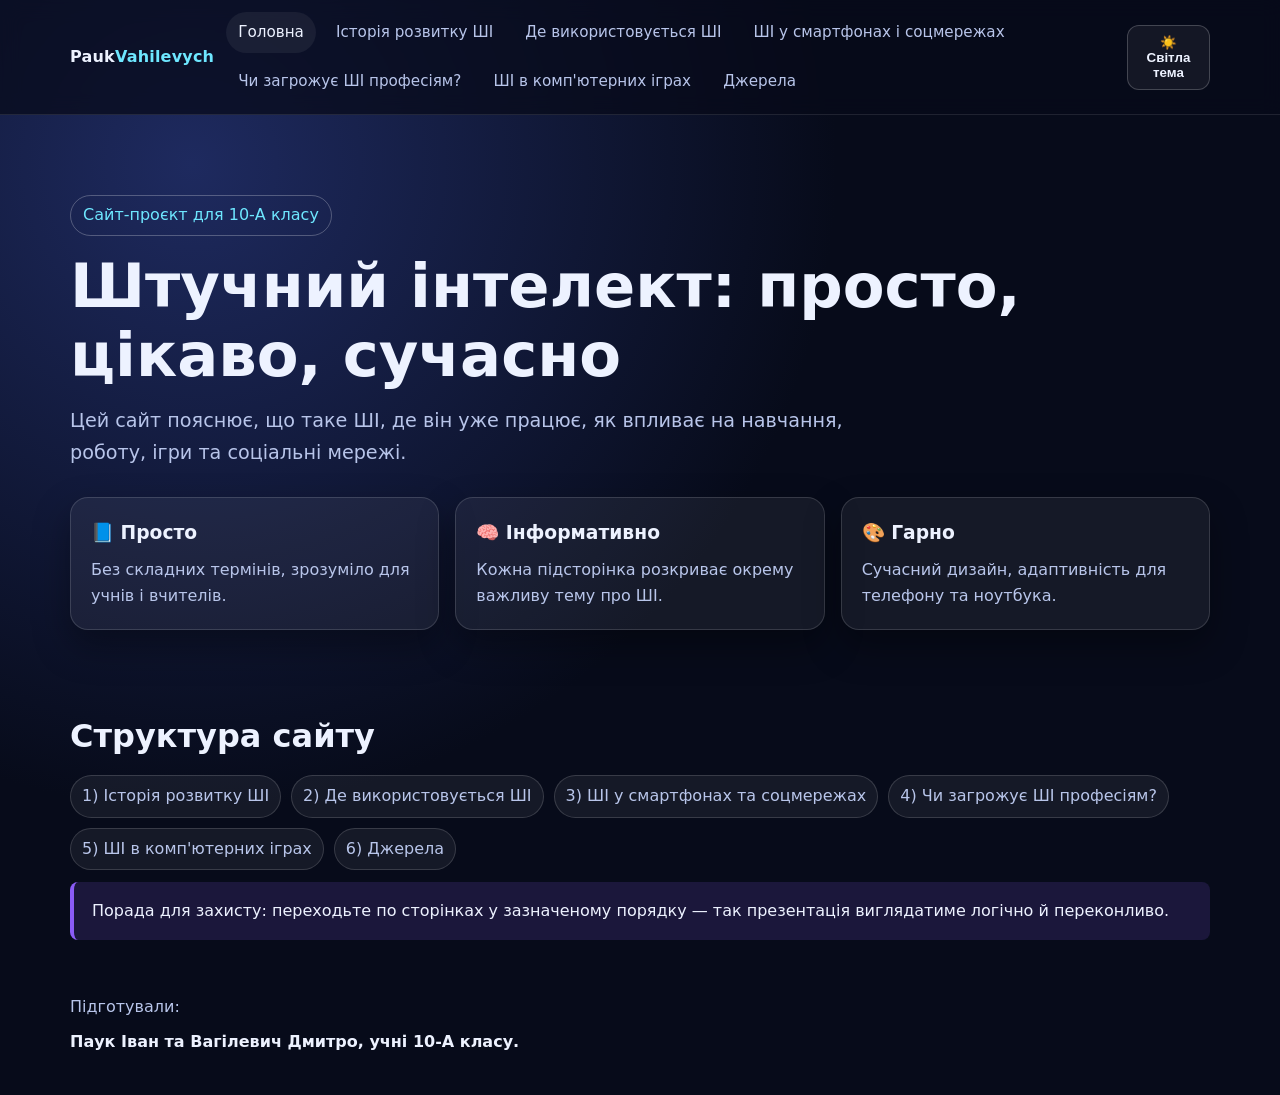
<file: index.html>
<!DOCTYPE html>
<html lang="uk">
<head>
  <meta charset="UTF-8" />
  <meta name="viewport" content="width=device-width, initial-scale=1.0" />
  <title>ШІ-проєкт | Головна</title>
  <meta name="description" content="Шкільний багатосторінковий сайт про штучний інтелект простими словами." />
  <link rel="stylesheet" href="styles.css" />
</head>
<body>
  <header class="site-header">
    <div class="container nav-wrap">
      <a class="brand" href="index.html">Pauk<span>Vahilevych</span></a>
      <button class="btn menu-toggle" id="menuToggle">☰ Меню</button>
      <nav class="nav-links" id="navLinks">
        <a href="index.html" class="active">Головна</a>
        <a href="history-ai.html">Історія розвитку ШІ</a>
        <a href="ai-usage.html">Де використовується ШІ</a>
        <a href="smartphones-social.html">ШІ у смартфонах і соцмережах</a>
        <a href="jobs-risk.html">Чи загрожує ШІ професіям?</a>
        <a href="ai-games.html">ШІ в комп'ютерних іграх</a>
        <a href="project-plan.html">Джерела</a>
      </nav>
      <div class="actions"><button class="btn" id="themeToggle">☀️ Світла тема</button></div>
    </div>
  </header>

  <main class="container">
    <section class="hero reveal">
      <span class="badge">Сайт-проєкт для 10-А класу</span>
      <h1>Штучний інтелект: просто, цікаво, сучасно</h1>
      <p class="subtitle">
        Цей сайт пояснює, що таке ШІ, де він уже працює, як впливає на навчання,
        роботу, ігри та соціальні мережі.
      </p>
      <div class="grid-3">
        <article class="card reveal"><h3>📘 Просто</h3><p>Без складних термінів, зрозуміло для учнів і вчителів.</p></article>
        <article class="card reveal"><h3>🧠 Інформативно</h3><p>Кожна підсторінка розкриває окрему важливу тему про ШІ.</p></article>
        <article class="card reveal"><h3>🎨 Гарно</h3><p>Сучасний дизайн, адаптивність для телефону та ноутбука.</p></article>
      </div>
    </section>

    <section class="section reveal">
      <h2>Структура сайту</h2>
      <div class="pill-list">
        <span class="pill">1) Історія розвитку ШІ</span>
        <span class="pill">2) Де використовується ШІ</span>
        <span class="pill">3) ШІ у смартфонах та соцмережах</span>
        <span class="pill">4) Чи загрожує ШІ професіям?</span>
        <span class="pill">5) ШІ в комп'ютерних іграх</span>
        <span class="pill">6) Джерела</span>
      </div>
      <p class="callout">Порада для захисту: переходьте по сторінках у зазначеному порядку — так презентація виглядатиме логічно й переконливо.</p>
    </section>
  </main>

  <footer class="site-footer container">
    <p>Підготували:</p>
    <p class="authors">Паук Іван та Вагілевич Дмитро, учні 10-А класу.</p>
  </footer>
  <script src="script.js"></script>
</body>
</html>
</file>
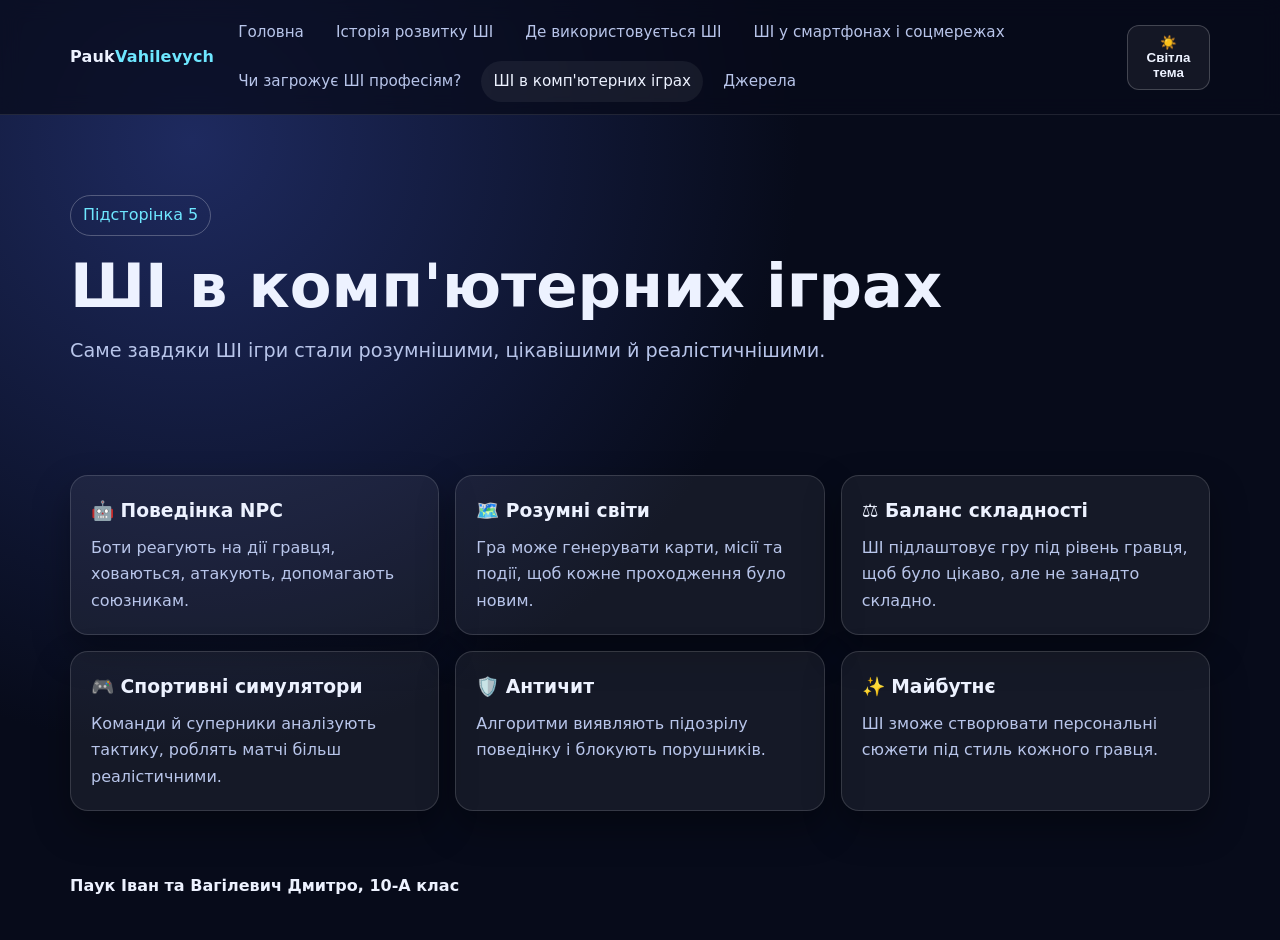
<file: ai-games.html>
<!DOCTYPE html>
<html lang="uk"><head><meta charset="UTF-8" /><meta name="viewport" content="width=device-width, initial-scale=1.0" />
<title>ШІ в комп'ютерних іграх</title><link rel="stylesheet" href="styles.css" /></head><body>
<header class="site-header"><div class="container nav-wrap"><a class="brand" href="index.html">Pauk<span>Vahilevych</span></a><button class="btn menu-toggle" id="menuToggle">☰ Меню</button>
<nav class="nav-links" id="navLinks"><a href="index.html">Головна</a><a href="history-ai.html">Історія розвитку ШІ</a><a href="ai-usage.html">Де використовується ШІ</a><a href="smartphones-social.html">ШІ у смартфонах і соцмережах</a><a href="jobs-risk.html">Чи загрожує ШІ професіям?</a><a href="ai-games.html" class="active">ШІ в комп'ютерних іграх</a><a href="project-plan.html">Джерела</a></nav>
<div class="actions"><button class="btn" id="themeToggle">☀️ Світла тема</button></div></div></header>
<main class="container"><section class="hero reveal"><span class="badge">Підсторінка 5</span><h1>ШІ в комп'ютерних іграх</h1><p class="subtitle">Саме завдяки ШІ ігри стали розумнішими, цікавішими й реалістичнішими.</p></section>
<section class="section reveal"><div class="grid-3">
<article class="card"><h3>🤖 Поведінка NPC</h3><p>Боти реагують на дії гравця, ховаються, атакують, допомагають союзникам.</p></article>
<article class="card"><h3>🗺️ Розумні світи</h3><p>Гра може генерувати карти, місії та події, щоб кожне проходження було новим.</p></article>
<article class="card"><h3>⚖️ Баланс складності</h3><p>ШІ підлаштовує гру під рівень гравця, щоб було цікаво, але не занадто складно.</p></article>
<article class="card"><h3>🎮 Спортивні симулятори</h3><p>Команди й суперники аналізують тактику, роблять матчі більш реалістичними.</p></article>
<article class="card"><h3>🛡️ Античит</h3><p>Алгоритми виявляють підозрілу поведінку і блокують порушників.</p></article>
<article class="card"><h3>✨ Майбутнє</h3><p>ШІ зможе створювати персональні сюжети під стиль кожного гравця.</p></article>
</div></section></main>
<footer class="site-footer container"><p class="authors">Паук Іван та Вагілевич Дмитро, 10-А клас</p></footer><script src="script.js"></script></body></html>
</file>
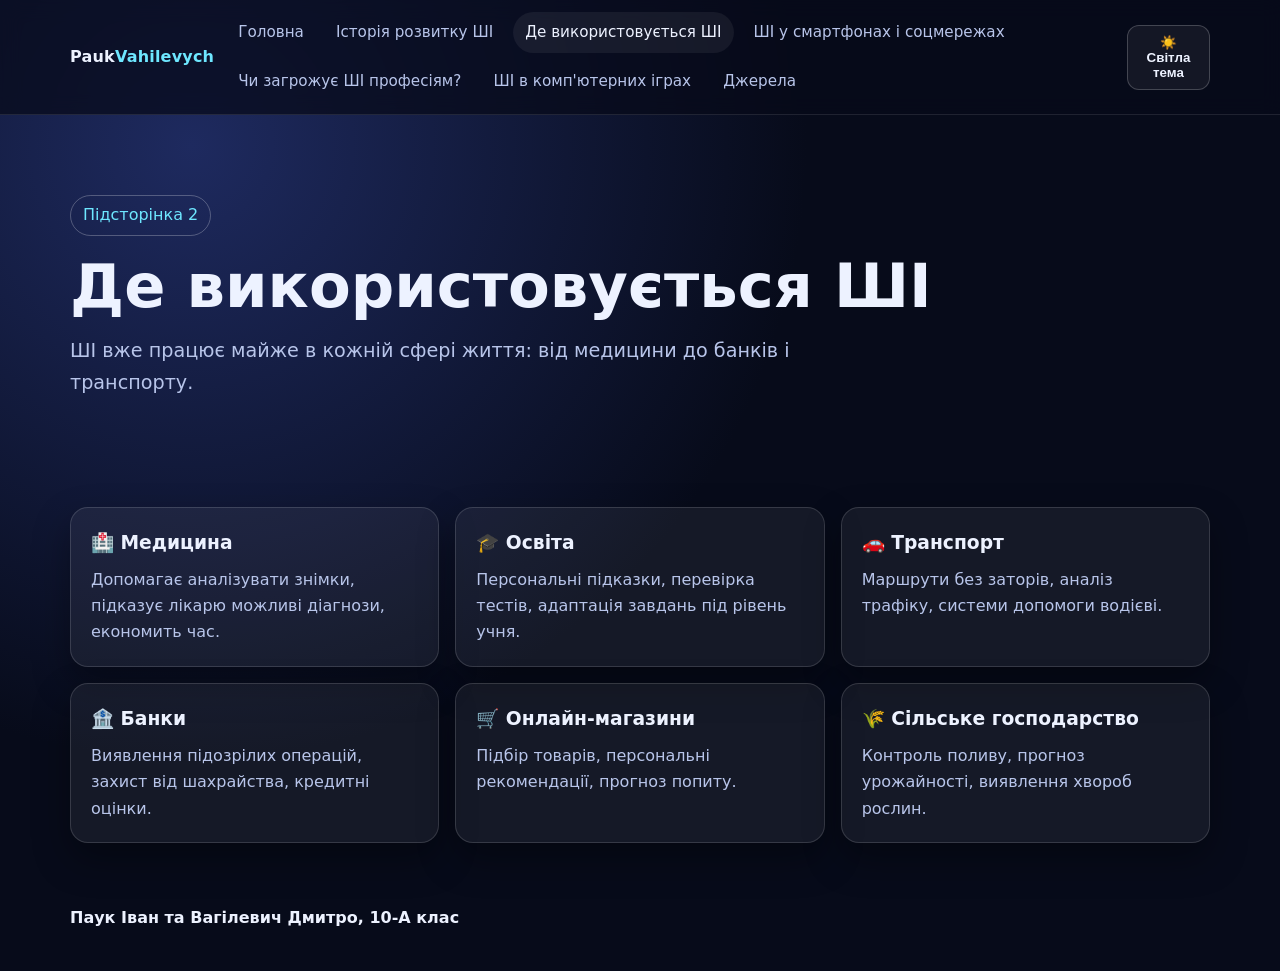
<file: ai-usage.html>
<!DOCTYPE html>
<html lang="uk"><head><meta charset="UTF-8" /><meta name="viewport" content="width=device-width, initial-scale=1.0" />
<title>Де використовується ШІ</title><link rel="stylesheet" href="styles.css" /></head><body>
<header class="site-header"><div class="container nav-wrap"><a class="brand" href="index.html">Pauk<span>Vahilevych</span></a><button class="btn menu-toggle" id="menuToggle">☰ Меню</button>
<nav class="nav-links" id="navLinks"><a href="index.html">Головна</a><a href="history-ai.html">Історія розвитку ШІ</a><a href="ai-usage.html" class="active">Де використовується ШІ</a><a href="smartphones-social.html">ШІ у смартфонах і соцмережах</a><a href="jobs-risk.html">Чи загрожує ШІ професіям?</a><a href="ai-games.html">ШІ в комп'ютерних іграх</a><a href="project-plan.html">Джерела</a></nav>
<div class="actions"><button class="btn" id="themeToggle">☀️ Світла тема</button></div></div></header>
<main class="container"><section class="hero reveal"><span class="badge">Підсторінка 2</span><h1>Де використовується ШІ</h1><p class="subtitle">ШІ вже працює майже в кожній сфері життя: від медицини до банків і транспорту.</p></section>
<section class="section reveal"><div class="grid-3">
<article class="card"><h3>🏥 Медицина</h3><p>Допомагає аналізувати знімки, підказує лікарю можливі діагнози, економить час.</p></article>
<article class="card"><h3>🎓 Освіта</h3><p>Персональні підказки, перевірка тестів, адаптація завдань під рівень учня.</p></article>
<article class="card"><h3>🚗 Транспорт</h3><p>Маршрути без заторів, аналіз трафіку, системи допомоги водієві.</p></article>
<article class="card"><h3>🏦 Банки</h3><p>Виявлення підозрілих операцій, захист від шахрайства, кредитні оцінки.</p></article>
<article class="card"><h3>🛒 Онлайн-магазини</h3><p>Підбір товарів, персональні рекомендації, прогноз попиту.</p></article>
<article class="card"><h3>🌾 Сільське господарство</h3><p>Контроль поливу, прогноз урожайності, виявлення хвороб рослин.</p></article>
</div></section></main>
<footer class="site-footer container"><p class="authors">Паук Іван та Вагілевич Дмитро, 10-А клас</p></footer><script src="script.js"></script></body></html>
</file>
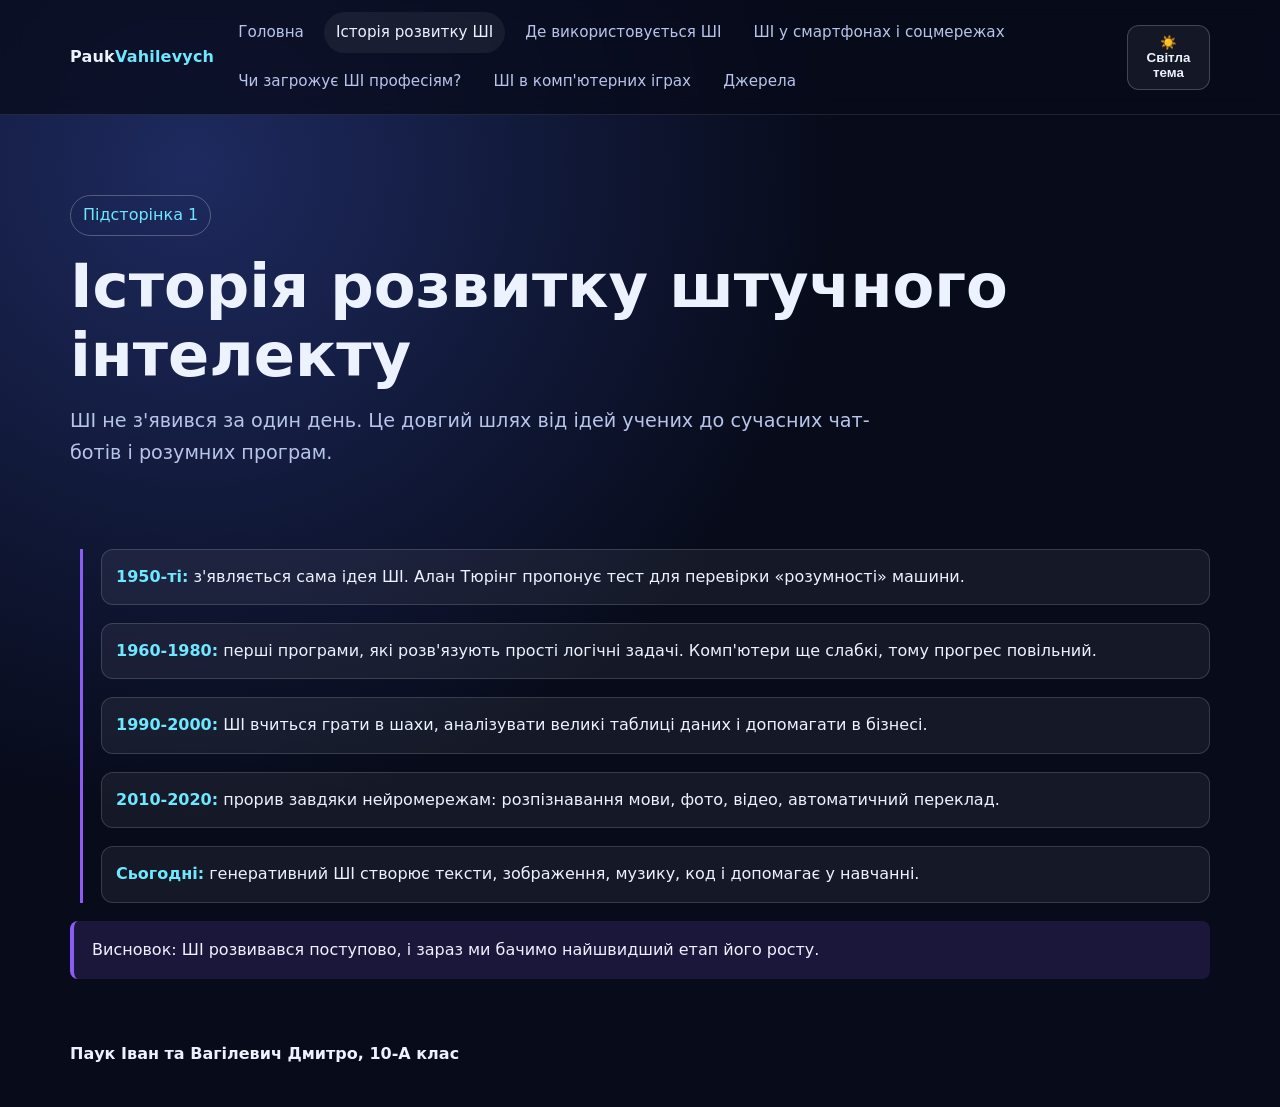
<file: history-ai.html>
<!DOCTYPE html>
<html lang="uk">
<head>
  <meta charset="UTF-8" />
  <meta name="viewport" content="width=device-width, initial-scale=1.0" />
  <title>Історія розвитку ШІ</title>
  <link rel="stylesheet" href="styles.css" />
</head>
<body>
<header class="site-header"><div class="container nav-wrap">
  <a class="brand" href="index.html">Pauk<span>Vahilevych</span></a><button class="btn menu-toggle" id="menuToggle">☰ Меню</button>
  <nav class="nav-links" id="navLinks">
    <a href="index.html">Головна</a><a href="history-ai.html" class="active">Історія розвитку ШІ</a><a href="ai-usage.html">Де використовується ШІ</a><a href="smartphones-social.html">ШІ у смартфонах і соцмережах</a><a href="jobs-risk.html">Чи загрожує ШІ професіям?</a><a href="ai-games.html">ШІ в комп'ютерних іграх</a><a href="project-plan.html">Джерела</a>
  </nav><div class="actions"><button class="btn" id="themeToggle">☀️ Світла тема</button></div>
</div></header>

<main class="container">
  <section class="hero reveal">
    <span class="badge">Підсторінка 1</span>
    <h1>Історія розвитку штучного інтелекту</h1>
    <p class="subtitle">ШІ не з'явився за один день. Це довгий шлях від ідей учених до сучасних чат-ботів і розумних програм.</p>
  </section>

  <section class="section reveal">
    <div class="timeline">
      <div class="step"><strong>1950-ті:</strong> з'являється сама ідея ШІ. Алан Тюрінг пропонує тест для перевірки «розумності» машини.</div>
      <div class="step"><strong>1960-1980:</strong> перші програми, які розв'язують прості логічні задачі. Комп'ютери ще слабкі, тому прогрес повільний.</div>
      <div class="step"><strong>1990-2000:</strong> ШІ вчиться грати в шахи, аналізувати великі таблиці даних і допомагати в бізнесі.</div>
      <div class="step"><strong>2010-2020:</strong> прорив завдяки нейромережам: розпізнавання мови, фото, відео, автоматичний переклад.</div>
      <div class="step"><strong>Сьогодні:</strong> генеративний ШІ створює тексти, зображення, музику, код і допомагає у навчанні.</div>
    </div>
    <p class="callout">Висновок: ШІ розвивався поступово, і зараз ми бачимо найшвидший етап його росту.</p>
  </section>
</main>
<footer class="site-footer container"><p class="authors">Паук Іван та Вагілевич Дмитро, 10-А клас</p></footer>
<script src="script.js"></script>
</body></html>
</file>
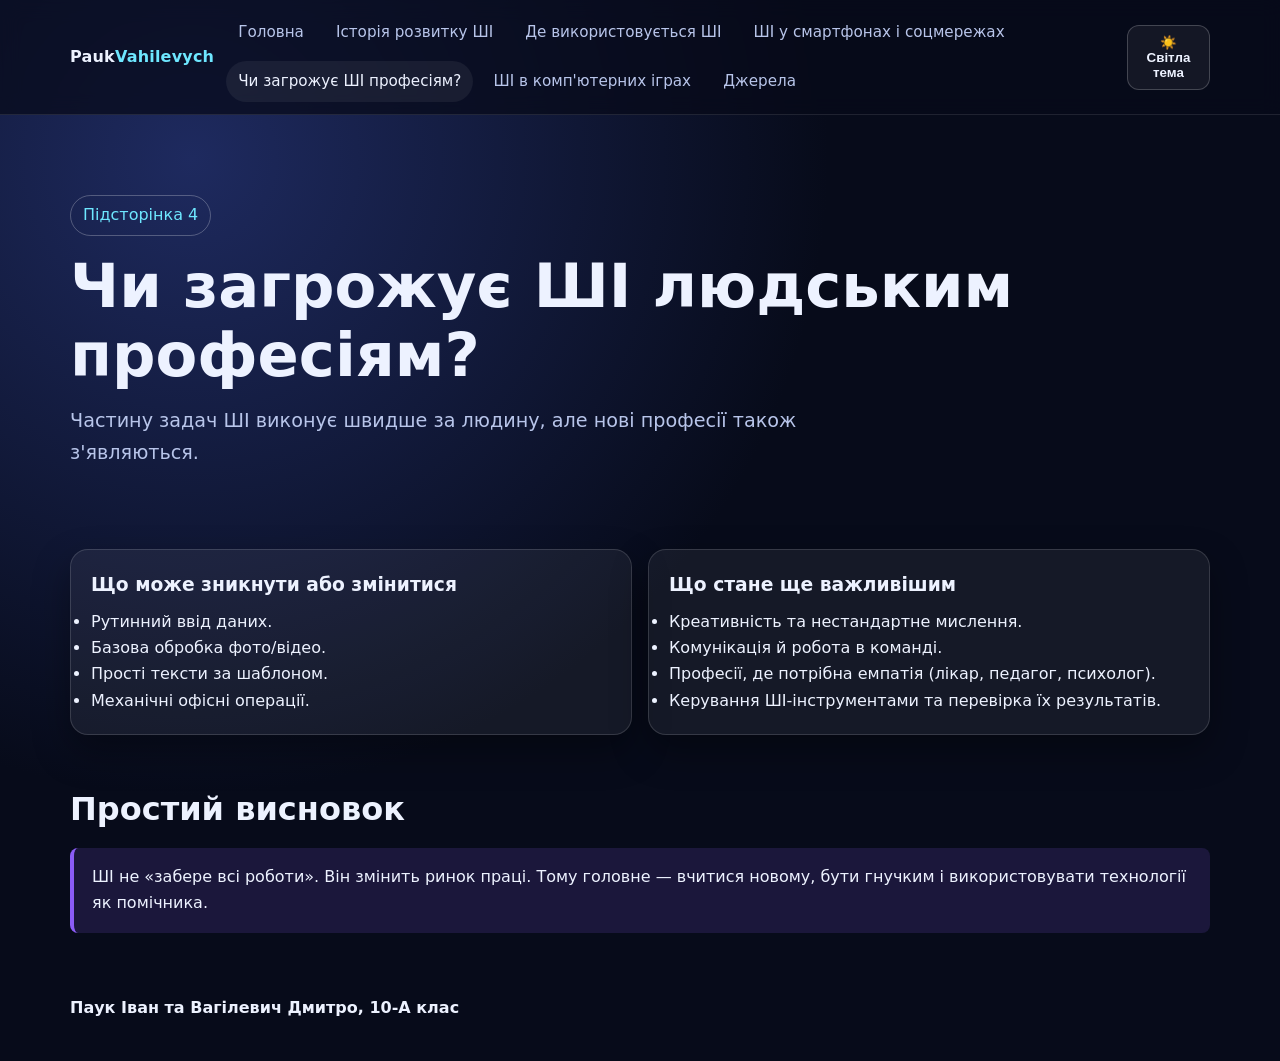
<file: jobs-risk.html>
<!DOCTYPE html>
<html lang="uk"><head><meta charset="UTF-8" /><meta name="viewport" content="width=device-width, initial-scale=1.0" />
<title>Чи загрожує ШІ людським професіям?</title><link rel="stylesheet" href="styles.css" /></head><body>
<header class="site-header"><div class="container nav-wrap"><a class="brand" href="index.html">Pauk<span>Vahilevych</span></a><button class="btn menu-toggle" id="menuToggle">☰ Меню</button>
<nav class="nav-links" id="navLinks"><a href="index.html">Головна</a><a href="history-ai.html">Історія розвитку ШІ</a><a href="ai-usage.html">Де використовується ШІ</a><a href="smartphones-social.html">ШІ у смартфонах і соцмережах</a><a href="jobs-risk.html" class="active">Чи загрожує ШІ професіям?</a><a href="ai-games.html">ШІ в комп'ютерних іграх</a><a href="project-plan.html">Джерела</a></nav>
<div class="actions"><button class="btn" id="themeToggle">☀️ Світла тема</button></div></div></header>
<main class="container"><section class="hero reveal"><span class="badge">Підсторінка 4</span><h1>Чи загрожує ШІ людським професіям?</h1><p class="subtitle">Частину задач ШІ виконує швидше за людину, але нові професії також з'являються.</p></section>
<section class="section split reveal"><article class="card"><h3>Що може зникнути або змінитися</h3><ul><li>Рутинний ввід даних.</li><li>Базова обробка фото/відео.</li><li>Прості тексти за шаблоном.</li><li>Механічні офісні операції.</li></ul></article>
<article class="card"><h3>Що стане ще важливішим</h3><ul><li>Креативність та нестандартне мислення.</li><li>Комунікація й робота в команді.</li><li>Професії, де потрібна емпатія (лікар, педагог, психолог).</li><li>Керування ШІ-інструментами та перевірка їх результатів.</li></ul></article></section>
<section class="section reveal"><h2>Простий висновок</h2><p class="callout">ШІ не «забере всі роботи». Він змінить ринок праці. Тому головне — вчитися новому, бути гнучким і використовувати технології як помічника.</p></section></main>
<footer class="site-footer container"><p class="authors">Паук Іван та Вагілевич Дмитро, 10-А клас</p></footer><script src="script.js"></script></body></html>
</file>
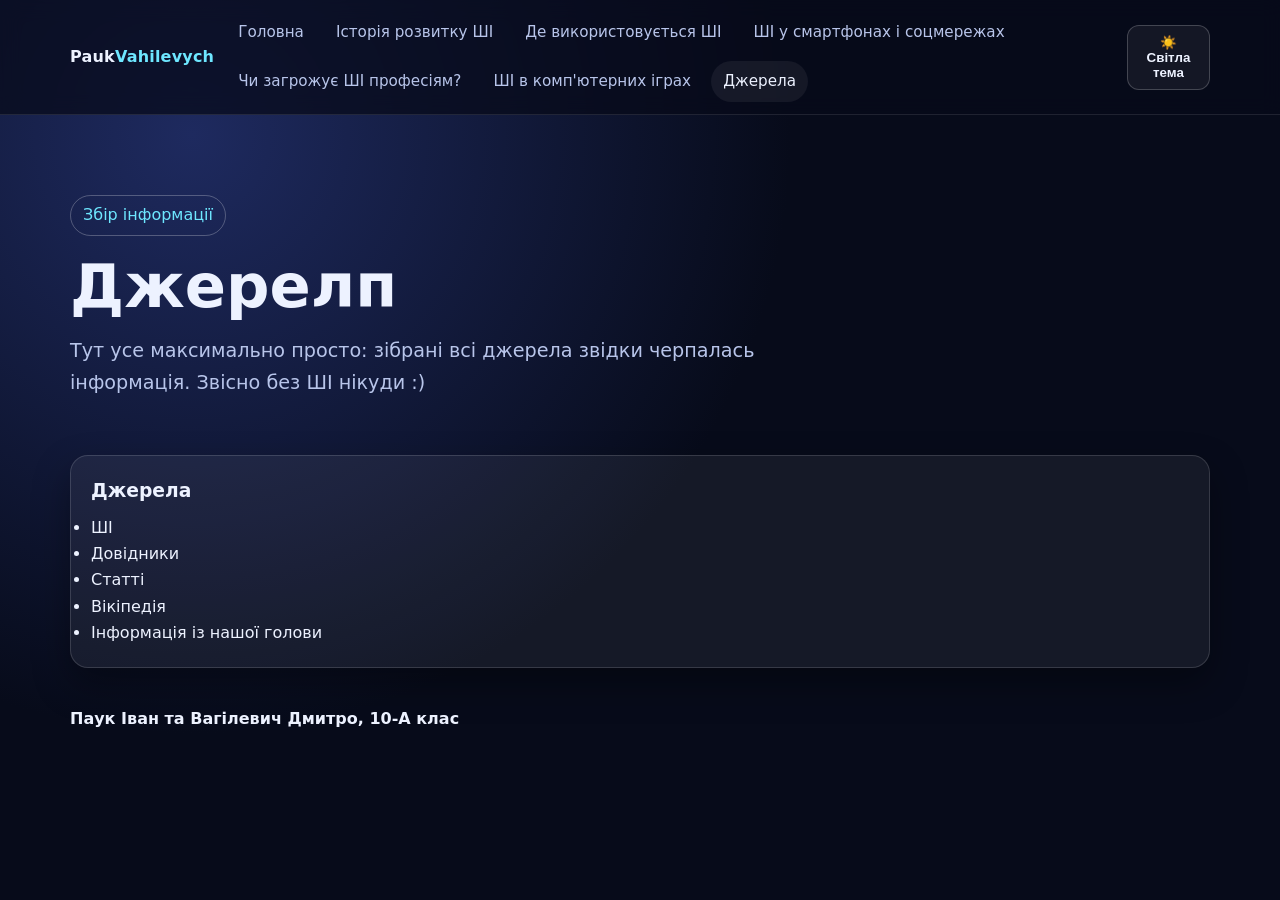
<file: project-plan.html>
<!DOCTYPE html>
<html lang="uk">
<head>
  <meta charset="UTF-8" />
  <meta name="viewport" content="width=device-width, initial-scale=1.0" />
  <title>Джерела</title>
  <link rel="stylesheet" href="styles.css" />
</head>
<body>
<header class="site-header"><div class="container nav-wrap">
  <a class="brand" href="index.html">Pauk<span>Vahilevych</span></a><button class="btn menu-toggle" id="menuToggle">☰ Меню</button>
  <nav class="nav-links" id="navLinks">
    <a href="index.html">Головна</a><a href="history-ai.html">Історія розвитку ШІ</a><a href="ai-usage.html">Де використовується ШІ</a><a href="smartphones-social.html">ШІ у смартфонах і соцмережах</a><a href="jobs-risk.html">Чи загрожує ШІ професіям?</a><a href="ai-games.html">ШІ в комп'ютерних іграх</a><a href="project-plan.html" class="active">Джерела</a>
  </nav>
  <div class="actions"><button class="btn" id="themeToggle">☀️ Світла тема</button></div>
</div></header>

<main class="container">
  <section class="hero reveal">
    <span class="badge">Збір інформації</span>
    <h1>Джерелп</h1>
    <p class="subtitle">Тут усе максимально просто: зібрані всі джерела звідки черпалась інформація. Звісно без ШІ нікуди :)</p>
  </section>

    <article class="card">
      <h3>Джерела</h3>
      <ul>
        <li>ШІ</li>
        <li>Довідники</li>
        <li>Статті</li>
        <li>Вікіпедія</li>
        <li>Інформація із нашої голови</li>
      </ul>
    </article>
  </section>
</main>
<footer class="site-footer container"><p class="authors">Паук Іван та Вагілевич Дмитро, 10-А клас</p></footer>
<script src="script.js"></script>
</body>
</html>
</file>
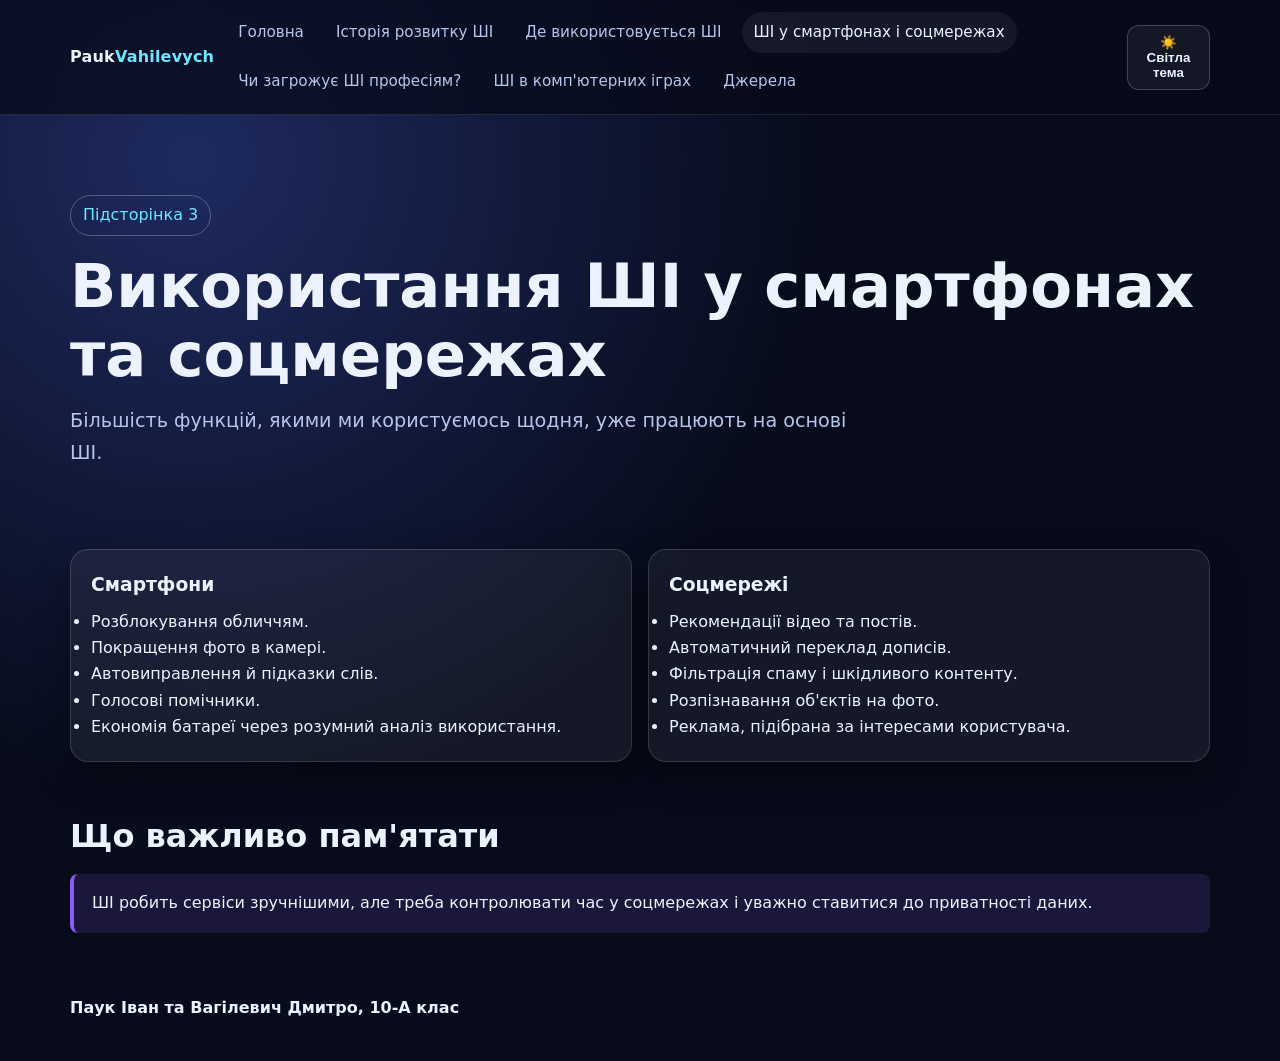
<file: smartphones-social.html>
<!DOCTYPE html>
<html lang="uk"><head><meta charset="UTF-8" /><meta name="viewport" content="width=device-width, initial-scale=1.0" />
<title>ШІ у смартфонах та соцмережах</title><link rel="stylesheet" href="styles.css" /></head><body>
<header class="site-header"><div class="container nav-wrap"><a class="brand" href="index.html">Pauk<span>Vahilevych</span></a><button class="btn menu-toggle" id="menuToggle">☰ Меню</button>
<nav class="nav-links" id="navLinks"><a href="index.html">Головна</a><a href="history-ai.html">Історія розвитку ШІ</a><a href="ai-usage.html">Де використовується ШІ</a><a href="smartphones-social.html" class="active">ШІ у смартфонах і соцмережах</a><a href="jobs-risk.html">Чи загрожує ШІ професіям?</a><a href="ai-games.html">ШІ в комп'ютерних іграх</a><a href="project-plan.html">Джерела</a></nav>
<div class="actions"><button class="btn" id="themeToggle">☀️ Світла тема</button></div></div></header>
<main class="container">
<section class="hero reveal"><span class="badge">Підсторінка 3</span><h1>Використання ШІ у смартфонах та соцмережах</h1><p class="subtitle">Більшість функцій, якими ми користуємось щодня, уже працюють на основі ШІ.</p></section>
<section class="section split reveal">
<article class="card"><h3>Смартфони</h3><ul><li>Розблокування обличчям.</li><li>Покращення фото в камері.</li><li>Автовиправлення й підказки слів.</li><li>Голосові помічники.</li><li>Економія батареї через розумний аналіз використання.</li></ul></article>
<article class="card"><h3>Соцмережі</h3><ul><li>Рекомендації відео та постів.</li><li>Автоматичний переклад дописів.</li><li>Фільтрація спаму і шкідливого контенту.</li><li>Розпізнавання об'єктів на фото.</li><li>Реклама, підібрана за інтересами користувача.</li></ul></article>
</section>
<section class="section reveal"><h2>Що важливо пам'ятати</h2><p class="callout">ШІ робить сервіси зручнішими, але треба контролювати час у соцмережах і уважно ставитися до приватності даних.</p></section>
</main>
<footer class="site-footer container"><p class="authors">Паук Іван та Вагілевич Дмитро, 10-А клас</p></footer><script src="script.js"></script></body></html>
</file>
<file: styles.css>
:root {
  --bg: #070b1a;
  --bg-soft: #101833;
  --surface: rgba(255, 255, 255, 0.06);
  --surface-strong: rgba(255, 255, 255, 0.12);
  --text: #edf2ff;
  --muted: #b8c5ea;
  --primary: #6ee7ff;
  --secondary: #8b5cf6;
  --success: #34d399;
  --warning: #f59e0b;
  --danger: #f87171;
  --shadow: 0 16px 36px rgba(0, 0, 0, 0.35);
}

:root.light {
  --bg: #eef2ff;
  --bg-soft: #f7f9ff;
  --surface: rgba(255, 255, 255, 0.75);
  --surface-strong: rgba(255, 255, 255, 0.95);
  --text: #0d1632;
  --muted: #4f5f8b;
  --primary: #0ea5e9;
  --secondary: #6d28d9;
  --shadow: 0 12px 28px rgba(73, 84, 128, 0.2);
}

* { box-sizing: border-box; margin: 0; padding: 0; }
html { scroll-behavior: smooth; }
body {
  font-family: "Inter", "Segoe UI", system-ui, -apple-system, sans-serif;
  background: radial-gradient(circle at 15% 15%, #1e2a5f 0%, var(--bg) 45%), linear-gradient(120deg, var(--bg) 0%, #0d1533 100%);
  color: var(--text);
  line-height: 1.65;
  min-height: 100vh;
}

.container { width: min(1140px, 92vw); margin: 0 auto; }

.site-header {
  position: sticky; top: 0; z-index: 50;
  backdrop-filter: blur(10px);
  background: rgba(7, 11, 26, 0.72);
  border-bottom: 1px solid rgba(255,255,255,0.1);
}
.nav-wrap { display:flex; align-items:center; justify-content:space-between; padding: 12px 0; gap: 12px; }
.brand { font-weight: 800; letter-spacing: 0.2px; text-decoration:none; color: var(--text); }
.brand span { color: var(--primary); }

.nav-links { display:flex; flex-wrap:wrap; gap: 8px; align-items:center; }
.nav-links a {
  text-decoration:none; color: var(--muted);
  padding: 8px 12px; border-radius: 999px; font-size: 0.95rem;
  transition: 0.2s ease;
}
.nav-links a:hover, .nav-links a.active { color: var(--text); background: var(--surface); }

.actions { display:flex; gap: 8px; align-items:center; }
.btn {
  border: 1px solid rgba(255,255,255,0.2);
  background: var(--surface);
  color: var(--text);
  border-radius: 12px;
  padding: 9px 14px;
  font-weight: 600;
  cursor: pointer;
}
.btn.primary { background: linear-gradient(120deg, rgba(110,231,255,0.25), rgba(139,92,246,0.3)); border-color: rgba(255,255,255,0.25); }
.btn:hover { transform: translateY(-1px); }

.menu-toggle { display:none; }

.hero { padding: 80px 0 56px; }
.badge { display:inline-block; border:1px solid rgba(255,255,255,0.25); color: var(--primary); border-radius:999px; padding:6px 12px; margin-bottom: 16px; }
h1 { font-size: clamp(2rem, 5.5vw, 3.8rem); line-height:1.15; margin-bottom: 14px; }
.subtitle { max-width: 800px; color: var(--muted); font-size: clamp(1rem, 2.2vw, 1.2rem); }

.grid-3 { display:grid; grid-template-columns:repeat(3, 1fr); gap:16px; margin-top: 28px; }
.card {
  background: var(--surface);
  border: 1px solid rgba(255,255,255,0.14);
  border-radius: 18px;
  padding: 20px;
  box-shadow: var(--shadow);
}
.card h3 { margin-bottom: 8px; }
.card p { color: var(--muted); }

.section { padding: 24px 0; }
.section h2 { font-size: clamp(1.45rem, 3vw, 2rem); margin-bottom: 12px; }
.split { display:grid; grid-template-columns: 1fr 1fr; gap:16px; }
.pill-list { display:flex; flex-wrap:wrap; gap:10px; margin-top: 10px; }
.pill { padding:7px 11px; border-radius:999px; background: var(--surface); color: var(--muted); border:1px solid rgba(255,255,255,0.15); }

.timeline { border-left: 3px solid var(--secondary); margin-left: 10px; padding-left: 18px; }
.step { margin: 0 0 18px; padding: 14px; border-radius: 12px; background: var(--surface); border:1px solid rgba(255,255,255,0.15); }
.step strong { color: var(--primary); }

.table-wrap { overflow:auto; border-radius: 14px; border:1px solid rgba(255,255,255,0.15); }
table { width:100%; border-collapse: collapse; background: var(--surface); }
th, td { padding: 12px; text-align:left; border-bottom:1px solid rgba(255,255,255,0.15); }
th { color: var(--primary); }

.callout { padding: 16px 18px; border-left: 4px solid var(--secondary); background: rgba(139,92,246,0.15); border-radius: 8px; margin-top: 12px; }

.site-footer { padding: 30px 0 40px; color: var(--muted); }
.authors { color: var(--text); font-weight: 700; margin-top: 8px; }

.reveal { opacity: 0; transform: translateY(14px); transition: 0.5s ease; }
.reveal.visible { opacity: 1; transform: translateY(0); }

@media (max-width: 980px) {
  .grid-3 { grid-template-columns:1fr 1fr; }
  .split { grid-template-columns:1fr; }
}
@media (max-width: 760px) {
  .menu-toggle { display:inline-flex; }
  .nav-links { display:none; position:absolute; top:62px; left:4vw; right:4vw; flex-direction:column; align-items:stretch; background: var(--bg-soft); border:1px solid rgba(255,255,255,0.2); border-radius:14px; padding:8px; }
  .nav-links.open { display:flex; }
  .grid-3 { grid-template-columns:1fr; }
}
</file>
